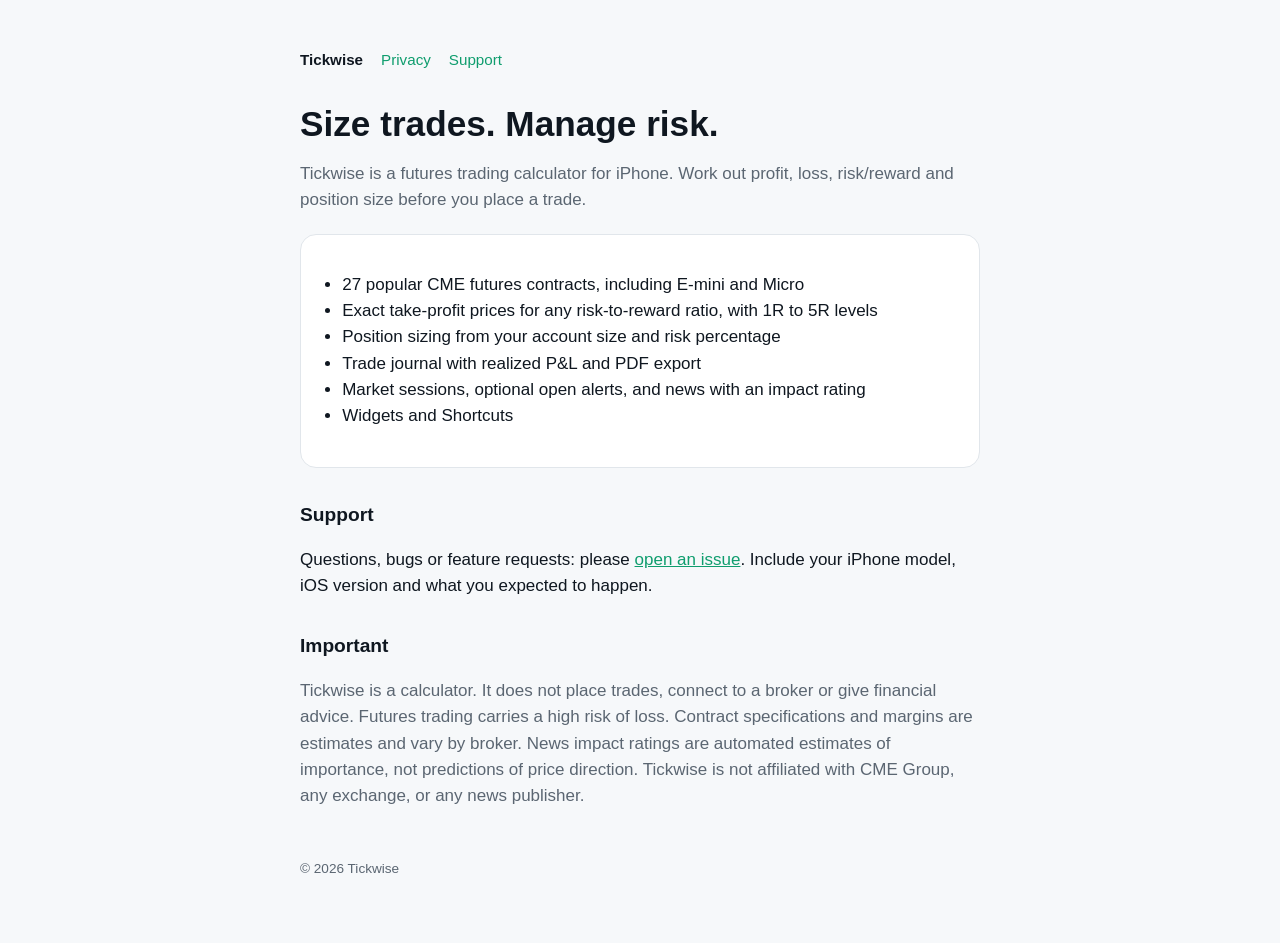
<file: index.html>
<!doctype html>
<html lang="en">
<head>
<meta charset="utf-8">
<meta name="viewport" content="width=device-width, initial-scale=1">
<title>Tickwise: Futures Calculator</title>
<meta name="description" content="Tickwise is a futures trading calculator for iPhone: risk, reward, position size, a trade journal, market sessions and news.">
<link rel="stylesheet" href="style.css">
</head>
<body>
<main>
  <nav><a class="brand" href="./">Tickwise</a><a href="./privacy/">Privacy</a><a href="#support">Support</a></nav>
  <h1>Size trades. Manage risk.</h1>
  <p class="muted">Tickwise is a futures trading calculator for iPhone. Work out profit, loss, risk/reward and position size before you place a trade.</p>

  <div class="card">
    <ul>
      <li>27 popular CME futures contracts, including E-mini and Micro</li>
      <li>Exact take-profit prices for any risk-to-reward ratio, with 1R to 5R levels</li>
      <li>Position sizing from your account size and risk percentage</li>
      <li>Trade journal with realized P&amp;L and PDF export</li>
      <li>Market sessions, optional open alerts, and news with an impact rating</li>
      <li>Widgets and Shortcuts</li>
    </ul>
  </div>

  <h2 id="support">Support</h2>
  <p>Questions, bugs or feature requests: please <a href="https://github.com/mvodounou/tickwise-site/issues">open an issue</a>. Include your iPhone model, iOS version and what you expected to happen.</p>

  <h2>Important</h2>
  <p class="muted">Tickwise is a calculator. It does not place trades, connect to a broker or give financial advice. Futures trading carries a high risk of loss. Contract specifications and margins are estimates and vary by broker. News impact ratings are automated estimates of importance, not predictions of price direction. Tickwise is not affiliated with CME Group, any exchange, or any news publisher.</p>

  <footer>&copy; 2026 Tickwise</footer>
</main>
</body>
</html>
</file>
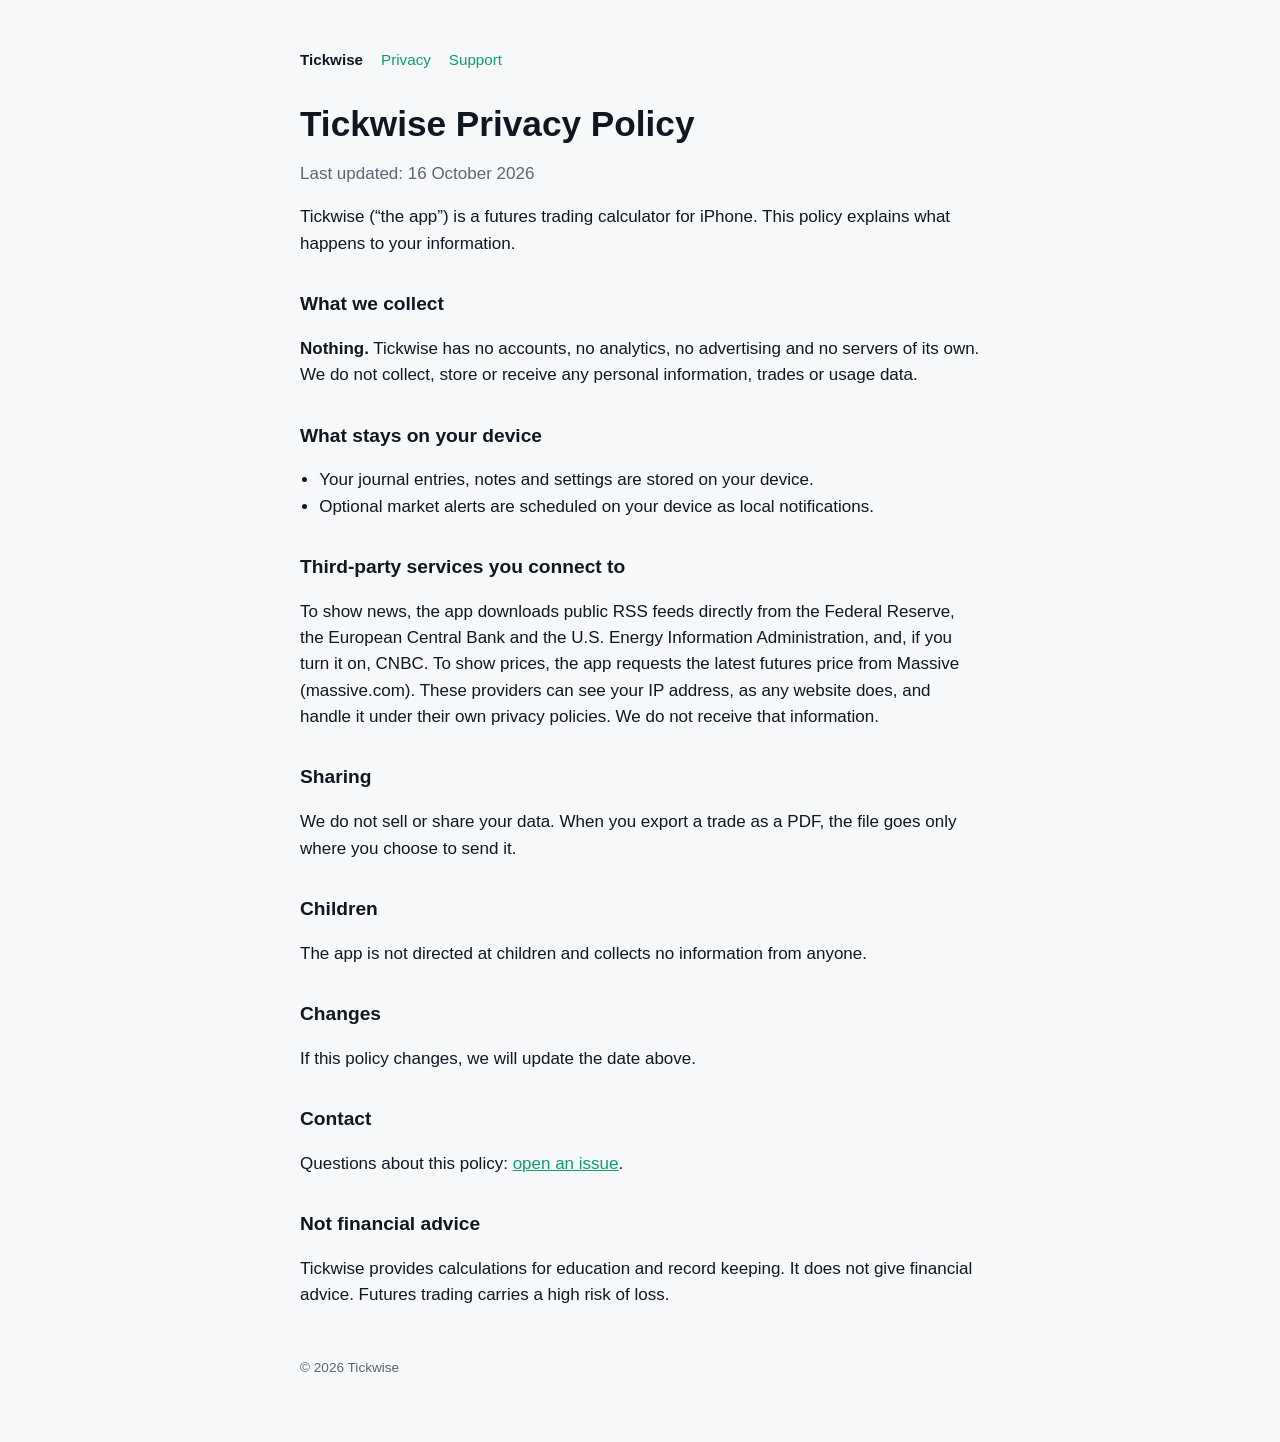
<file: privacy/index.html>
<!doctype html>
<html lang="en">
<head>
<meta charset="utf-8">
<meta name="viewport" content="width=device-width, initial-scale=1">
<title>Tickwise Privacy Policy</title>
<meta name="description" content="Privacy policy for the Tickwise iPhone app.">
<link rel="stylesheet" href="../style.css">
</head>
<body>
<main>
  <nav><a class="brand" href="../">Tickwise</a><a href="./">Privacy</a><a href="../#support">Support</a></nav>
  <h1>Tickwise Privacy Policy</h1>
  <p class="muted">Last updated: 16 October 2026</p>

  <p>Tickwise (&ldquo;the app&rdquo;) is a futures trading calculator for iPhone. This policy explains what happens to your information.</p>

  <h2>What we collect</h2>
  <p><strong>Nothing.</strong> Tickwise has no accounts, no analytics, no advertising and no servers of its own. We do not collect, store or receive any personal information, trades or usage data.</p>

  <h2>What stays on your device</h2>
  <ul>
    <li>Your journal entries, notes and settings are stored on your device.</li>
    <li>Optional market alerts are scheduled on your device as local notifications.</li>
  </ul>

  <h2>Third-party services you connect to</h2>
  <p>To show news, the app downloads public RSS feeds directly from the Federal Reserve, the European Central Bank and the U.S. Energy Information Administration, and, if you turn it on, CNBC. To show prices, the app requests the latest futures price from Massive (massive.com). These providers can see your IP address, as any website does, and handle it under their own privacy policies. We do not receive that information.</p>

  <h2>Sharing</h2>
  <p>We do not sell or share your data. When you export a trade as a PDF, the file goes only where you choose to send it.</p>

  <h2>Children</h2>
  <p>The app is not directed at children and collects no information from anyone.</p>

  <h2>Changes</h2>
  <p>If this policy changes, we will update the date above.</p>

  <h2>Contact</h2>
  <p>Questions about this policy: <a href="https://github.com/mvodounou/tickwise-site/issues">open an issue</a>.</p>

  <h2>Not financial advice</h2>
  <p>Tickwise provides calculations for education and record keeping. It does not give financial advice. Futures trading carries a high risk of loss.</p>

  <footer>&copy; 2026 Tickwise</footer>
</main>
</body>
</html>
</file>
<file: style.css>
:root { --bg:#f6f8fa; --fg:#0f1720; --muted:#5b6672; --card:#ffffff; --line:#e1e6eb; --accent:#0f9d6e; }
@media (prefers-color-scheme: dark) {
  :root { --bg:#081018; --fg:#eaf1f5; --muted:#93a1ad; --card:#0f1b26; --line:#1c2c3a; --accent:#4cd9a6; }
}
* { box-sizing: border-box; }
body { margin:0; background:var(--bg); color:var(--fg); font:17px/1.55 -apple-system, BlinkMacSystemFont, "SF Pro Text", "Segoe UI", Roboto, sans-serif; }
main { max-width: 720px; margin: 0 auto; padding: 48px 20px 64px; }
h1 { font-size: 2.2rem; line-height:1.15; margin: 0 0 8px; }
h2 { font-size: 1.2rem; margin: 32px 0 8px; }
p, li { color: var(--fg); }
.muted { color: var(--muted); }
a { color: var(--accent); }
.card { background: var(--card); border: 1px solid var(--line); border-radius: 16px; padding: 20px 22px; margin: 20px 0; }
nav { display:flex; gap:18px; margin-bottom: 32px; font-size: .95rem; }
nav a { text-decoration: none; }
nav a.brand { font-weight: 700; color: var(--fg); }
ul { padding-left: 1.2rem; }
footer { margin-top: 48px; color: var(--muted); font-size: .85rem; }
</file>
